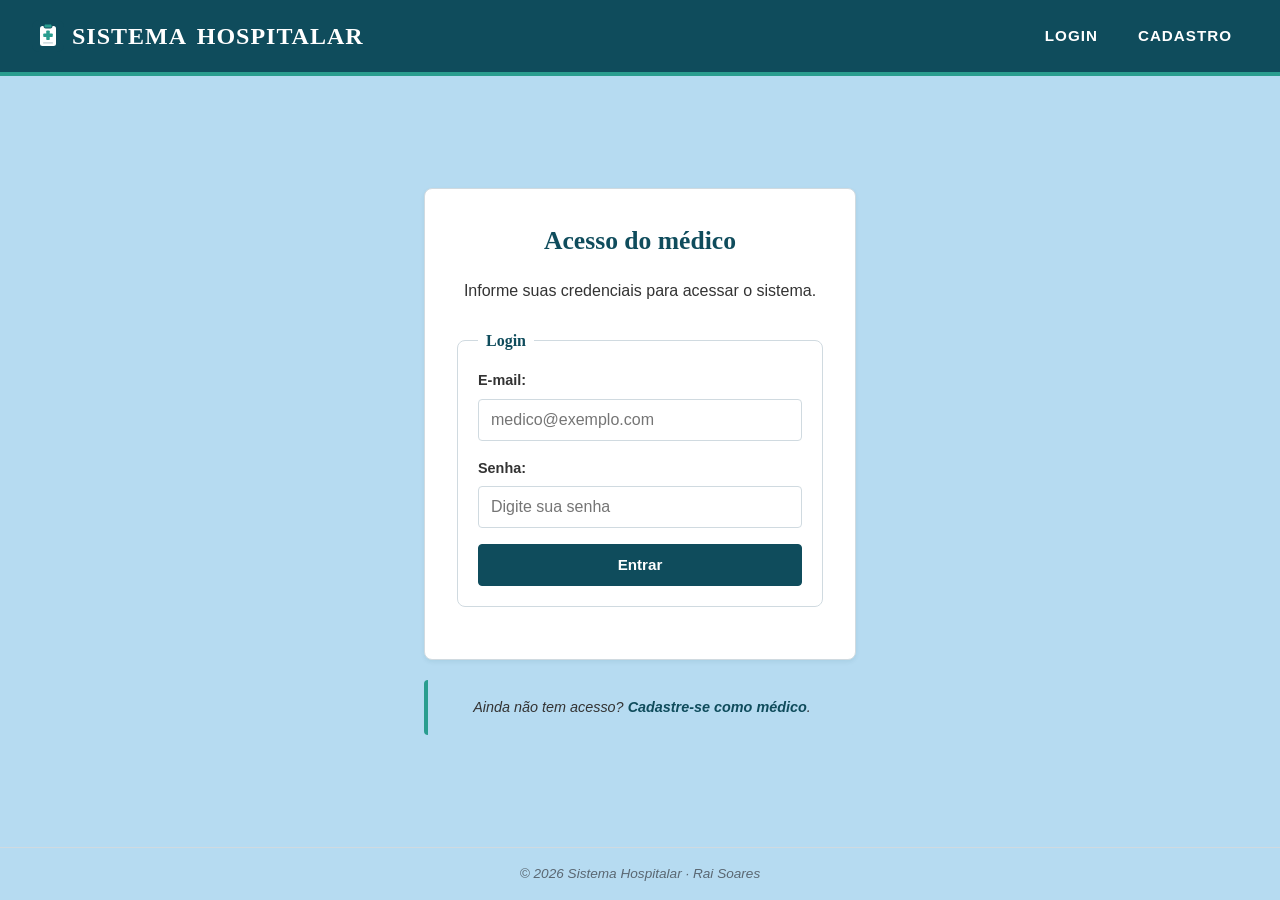
<file: index.html>
<!DOCTYPE html>
<html lang="pt-br">
<head>
    <meta charset="UTF-8">
    <meta name="author" content="Rai Soares">
    <meta name="description" content="Tela de acesso ao Sistema Hospitalar, destinada ao médico.">
    <meta name="viewport" content="width=device-width, initial-scale=1.0">
    <link rel="icon" type="image/svg+xml" href="images/icone.svg">
    <link rel="apple-touch-icon" href="images/icone-180.png">
    <title>Login | Sistema Hospitalar</title>
    <link rel="stylesheet" href="css/global.css">
    <link rel="stylesheet" href="css/login.css">
</head>
<body data-acesso="publico">
    <header>
        <h1><img src="./images/icone.svg" alt="" width="32" height="32"> Sistema Hospitalar</h1>
        <nav>
            <a href="index.html">Login</a>
            <a href="html/cadastro-medico.html">Cadastro</a>
        </nav>
    </header>

    <main>
        <section>
            <h2>Acesso do médico</h2>
            <p>Informe suas credenciais para acessar o sistema.</p>

            <form id="form-login" method="post">
                <fieldset>
                    <legend>Login</legend>

                    <div class="campo">
                        <label for="email">E-mail:</label>
                        <input type="email" id="email" name="email" placeholder="medico@exemplo.com" autocomplete="username" required>
                    </div>

                    <div class="campo">
                        <label for="senha">Senha:</label>
                        <input type="password" id="senha" name="senha" placeholder="Digite sua senha" autocomplete="current-password" required>
                    </div>

                    <div class="botoes">
                        <input type="submit" value="Entrar">
                    </div>
                </fieldset>
            </form>
        </section>

        <aside>
            <p>Ainda não tem acesso? <a href="html/cadastro-medico.html">Cadastre-se como médico</a>.</p>
        </aside>
    </main>

    <footer>
        <hr>
        <p>&copy; 2026 Sistema Hospitalar &middot; Rai Soares</p>
    </footer>

    <script src="js/storage.js"></script>
    <script src="js/global.js"></script>
    <script src="js/login.js"></script>
</body>
</html>
</file>
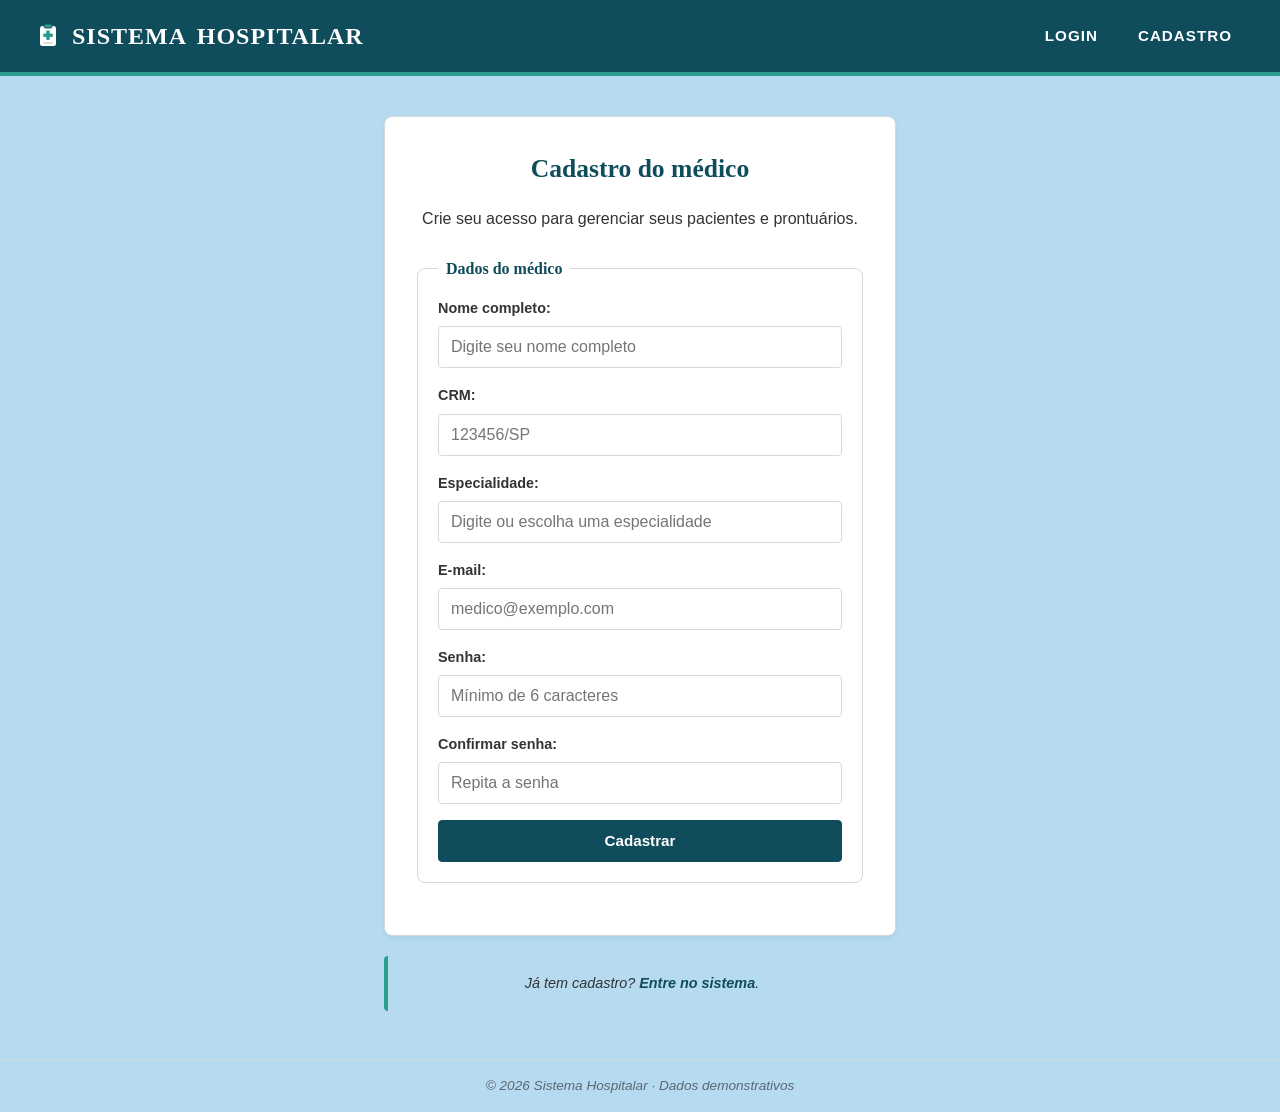
<file: html/cadastro-medico.html>
<!DOCTYPE html>
<html lang="pt-br">
<head>
    <meta charset="UTF-8">
    <meta name="author" content="Rai Soares">
    <meta name="description" content="Cadastro de um novo médico no Sistema Hospitalar.">
    <meta name="viewport" content="width=device-width, initial-scale=1.0">
    <link rel="icon" type="image/svg+xml" href="../images/icone.svg">
    <link rel="apple-touch-icon" href="../images/icone-180.png">
    <title>Cadastro do médico | Sistema Hospitalar</title>
    <link rel="stylesheet" href="../css/global.css">
    <link rel="stylesheet" href="../css/cadastro-medico.css">
</head>
<body data-acesso="publico">
    <header>
        <h1><img src="../images/icone.svg" alt="" width="32" height="32"> Sistema Hospitalar</h1>
        <nav>
            <a href="../index.html">Login</a>
            <a href="cadastro-medico.html">Cadastro</a>
        </nav>
    </header>

    <main>
        <section>
            <h2>Cadastro do médico</h2>
            <p>Crie seu acesso para gerenciar seus pacientes e prontuários.</p>

            <form id="form-cadastro" method="post">
                <fieldset>
                    <legend>Dados do médico</legend>

                    <div class="campo">
                        <label for="nome">Nome completo:</label>
                        <input type="text" id="nome" name="nome" placeholder="Digite seu nome completo" autocomplete="name" required>
                    </div>

                    <div class="campo">
                        <label for="crm">CRM:</label>
                        <input type="text" id="crm" name="crm" placeholder="123456/SP" maxlength="10" data-mascara="crm" required>
                    </div>

                    <div class="campo">
                        <label for="especialidade">Especialidade:</label>
                        <input list="especialidades" id="especialidade" name="especialidade" placeholder="Digite ou escolha uma especialidade" required>
                        <datalist id="especialidades">
                            <option value="Clínica geral">
                            <option value="Cardiologia">
                            <option value="Dermatologia">
                            <option value="Endocrinologia">
                            <option value="Ginecologia">
                            <option value="Neurologia">
                            <option value="Ortopedia">
                            <option value="Pediatria">
                            <option value="Psiquiatria">
                        </datalist>
                    </div>

                    <div class="campo">
                        <label for="email">E-mail:</label>
                        <input type="email" id="email" name="email" placeholder="medico@exemplo.com" autocomplete="username" required>
                    </div>

                    <div class="campo">
                        <label for="senha">Senha:</label>
                        <input type="password" id="senha" name="senha" placeholder="Mínimo de 6 caracteres" autocomplete="new-password" minlength="6" required>
                    </div>

                    <div class="campo">
                        <label for="confirmacao">Confirmar senha:</label>
                        <input type="password" id="confirmacao" name="confirmacao" placeholder="Repita a senha" autocomplete="new-password" minlength="6" required>
                    </div>

                    <div class="botoes">
                        <input type="submit" value="Cadastrar">
                    </div>
                </fieldset>
            </form>
        </section>

        <aside>
            <p>Já tem cadastro? <a href="../index.html">Entre no sistema</a>.</p>
        </aside>
    </main>

    <footer>
        <hr>
        <p>&copy; 2026 Sistema Hospitalar &middot; Dados demonstrativos</p>
    </footer>

    <script src="../js/storage.js"></script>
    <script src="../js/global.js"></script>
    <script src="../js/cadastro-medico.js"></script>
</body>
</html>
</file>
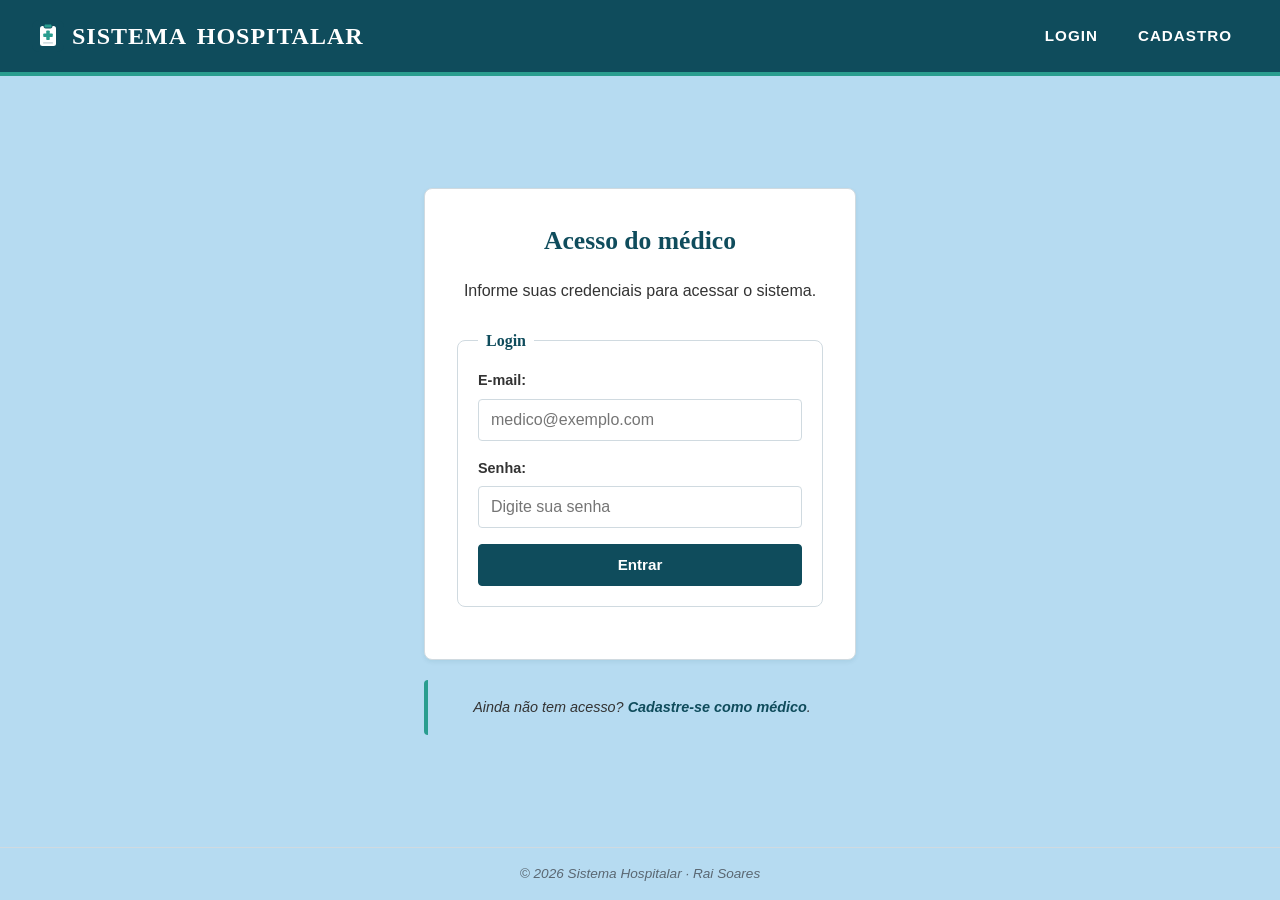
<file: html/consulta-form.html>
<!DOCTYPE html>
<html lang="pt-br">
<head>
    <meta charset="UTF-8">
    <meta name="author" content="Rai Soares">
    <meta name="description" content="Formulário para adicionar ou editar uma consulta no prontuário do paciente.">
    <meta name="viewport" content="width=device-width, initial-scale=1.0">
    <link rel="icon" type="image/svg+xml" href="../images/icone.svg">
    <link rel="apple-touch-icon" href="../images/icone-180.png">
    <title>Formulário de consulta | Sistema Hospitalar</title>
    <link rel="stylesheet" href="../css/global.css">
    <link rel="stylesheet" href="../css/consulta-form.css">
</head>
<body data-acesso="restrito">
    <header>
        <h1><img src="../images/icone.svg" alt="" width="32" height="32"> Sistema Hospitalar</h1>
        <nav>
            <a href="dashboard.html">Dashboard</a>
            <a href="pacientes.html">Pacientes</a>
            <a href="../index.html" data-sair>Sair</a>
        </nav>
    </header>

    <main>
        <h2 id="titulo-form">Adicionar consulta</h2>
        <p class="voltar"><a href="consultas.html" id="link-voltar">&larr; Voltar às consultas</a></p>

        <form id="form-consulta">
            <fieldset id="campos">
                <legend>Dados da consulta</legend>

                <div class="campo">
                    <label for="paciente">Paciente:</label>
                    <select id="paciente" name="paciente" required></select>
                </div>

                <div class="campo">
                    <label for="data">Data:</label>
                    <input type="date" id="data" name="data" required>
                </div>

                <div class="campo">
                    <label for="horario">Horário:</label>
                    <input type="time" id="horario" name="horario" required>
                </div>

                <div class="campo">
                    <label for="motivo">Motivo da consulta:</label>
                    <input type="text" id="motivo" name="motivo" placeholder="Ex.: retorno, dor, check-up" required>
                </div>

                <div class="campo">
                    <label for="diagnostico">Diagnóstico:</label>
                    <textarea id="diagnostico" name="diagnostico" rows="4" cols="40" placeholder="Descreva o diagnóstico"></textarea>
                </div>

                <div class="campo">
                    <label for="observacoes">Observações:</label>
                    <textarea id="observacoes" name="observacoes" rows="4" cols="40" placeholder="Condutas, prescrições e orientações"></textarea>
                </div>
            </fieldset>

            <div class="botoes">
                <input type="submit" value="Salvar consulta" id="botao-salvar">
                <input type="reset" value="Limpar">
                <a href="consultas.html" id="link-cancelar">Cancelar</a>
            </div>
        </form>
    </main>

    <footer>
        <hr>
        <p>&copy; 2026 Sistema Hospitalar &middot; Dados demonstrativos</p>
    </footer>

    <script src="../js/storage.js"></script>
    <script src="../js/global.js"></script>
    <script src="../js/consulta-form.js"></script>
</body>
</html>
</file>
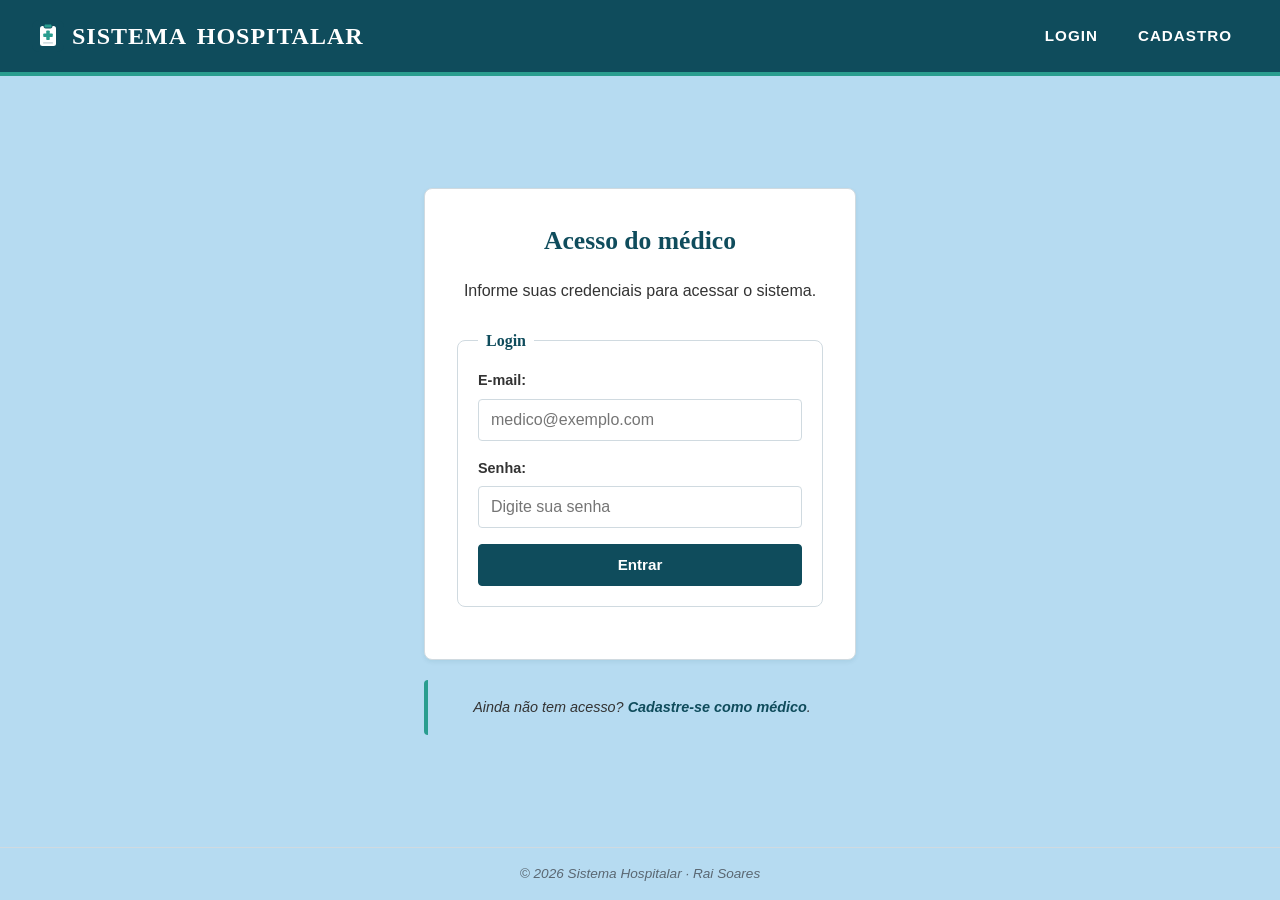
<file: html/consultas.html>
<!DOCTYPE html>
<html lang="pt-br">
<head>
    <meta charset="UTF-8">
    <meta name="author" content="Rai Soares">
    <meta name="description" content="Lista de consultas registradas no prontuário do paciente.">
    <meta name="viewport" content="width=device-width, initial-scale=1.0">
    <link rel="icon" type="image/svg+xml" href="../images/icone.svg">
    <link rel="apple-touch-icon" href="../images/icone-180.png">
    <title>Consultas | Sistema Hospitalar</title>
    <link rel="stylesheet" href="../css/global.css">
    <link rel="stylesheet" href="../css/consultas.css">
</head>
<body data-acesso="restrito">
    <header>
        <h1><img src="../images/icone.svg" alt="" width="32" height="32"> Sistema Hospitalar</h1>
        <nav>
            <a href="dashboard.html">Dashboard</a>
            <a href="pacientes.html">Pacientes</a>
            <a href="../index.html" data-sair>Sair</a>
        </nav>
    </header>

    <main>
        <h2>Consultas: <span id="nome-paciente"></span></h2>
        <p class="voltar"><a href="prontuario.html" id="link-voltar">&larr; Voltar ao prontuário</a></p>

        <section>
            <h3>Consultas registradas</h3>
            <p class="acao-principal"><a href="consulta-form.html" id="link-nova-consulta">+ Adicionar consulta</a></p>

            <table>
                <thead>
                    <tr>
                        <th>Data</th>
                        <th>Horário</th>
                        <th>Motivo</th>
                        <th>Diagnóstico</th>
                        <th>Ações</th>
                    </tr>
                </thead>
                <tbody id="lista-consultas"></tbody>
            </table>
        </section>
    </main>

    <footer>
        <hr>
        <p>&copy; 2026 Sistema Hospitalar &middot; Dados demonstrativos</p>
    </footer>

    <script src="../js/storage.js"></script>
    <script src="../js/global.js"></script>
    <script src="../js/consultas.js"></script>
</body>
</html>
</file>
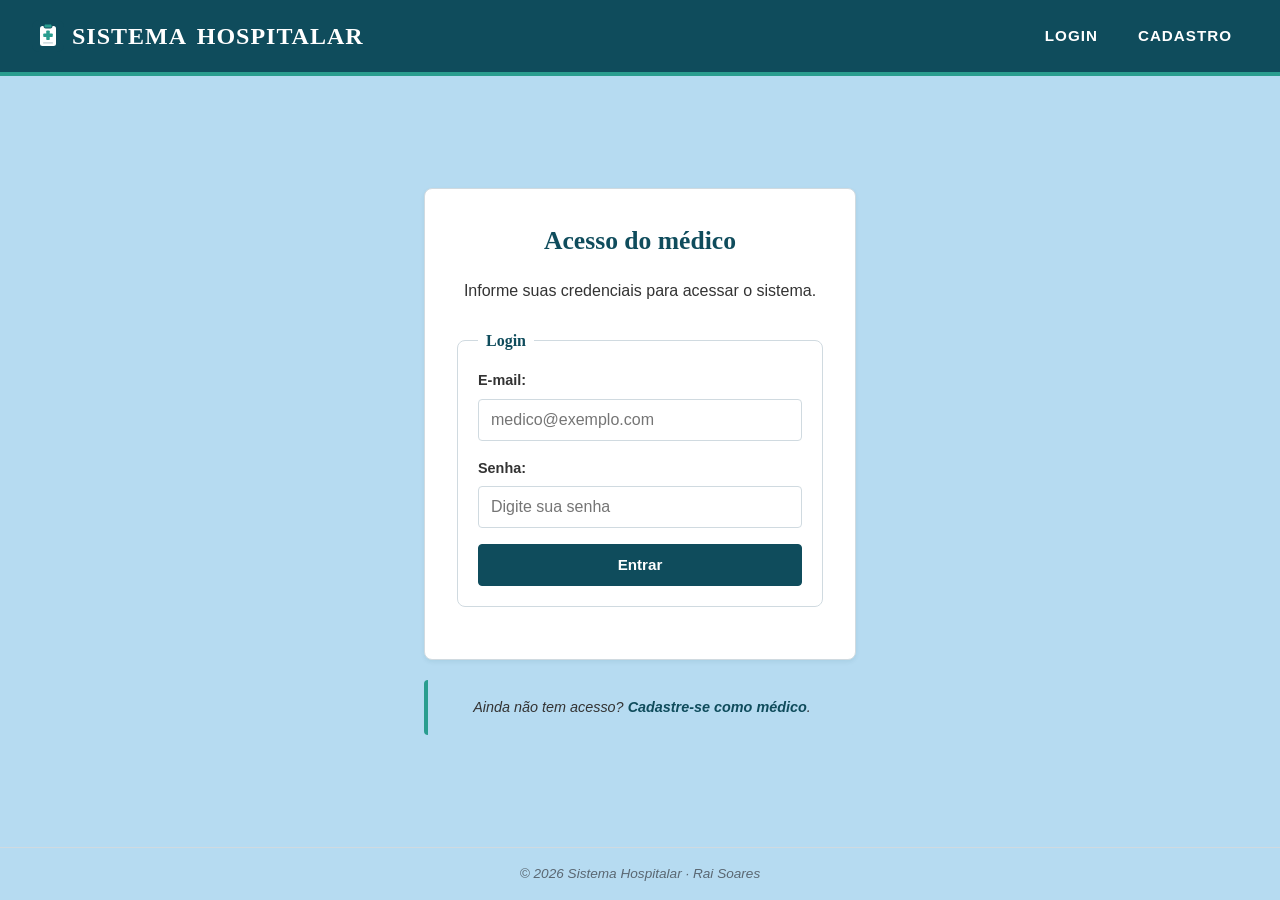
<file: html/dashboard.html>
<!DOCTYPE html>
<html lang="pt-br">
<head>
    <meta charset="UTF-8">
    <meta name="author" content="Rai Soares">
    <meta name="description" content="Visão geral do Sistema Hospitalar com resumo e atalhos para as principais funcionalidades.">
    <meta name="viewport" content="width=device-width, initial-scale=1.0">
    <link rel="icon" type="image/svg+xml" href="../images/icone.svg">
    <link rel="apple-touch-icon" href="../images/icone-180.png">
    <title>Dashboard | Sistema Hospitalar</title>
    <link rel="stylesheet" href="../css/global.css">
    <link rel="stylesheet" href="../css/dashboard.css">
</head>
<body data-acesso="restrito">
    <header>
        <h1><img src="../images/icone.svg" alt="" width="32" height="32"> Sistema Hospitalar</h1>
        <nav>
            <a href="dashboard.html">Dashboard</a>
            <a href="pacientes.html">Pacientes</a>
            <a href="../index.html" data-sair>Sair</a>
        </nav>
    </header>

    <main>
        <h2>Dashboard</h2>
        <p>Bem-vindo(a), <span id="nome-medico">doutor(a)</span>. Veja abaixo uma visão geral do sistema.</p>

        <section>
            <h3>Resumo</h3>
            <ul class="resumo">
                <li>Pacientes cadastrados <strong id="total-pacientes">0</strong></li>
                <li>Consultas registradas <strong id="total-consultas">0</strong></li>
                <li>Exames registrados <strong id="total-exames">0</strong></li>
            </ul>
        </section>

        <section>
            <h3>Últimas consultas</h3>
            <table>
                <thead>
                    <tr>
                        <th>Data</th>
                        <th>Paciente</th>
                        <th>Motivo</th>
                    </tr>
                </thead>
                <tbody id="ultimas-consultas"></tbody>
            </table>
        </section>

        <section>
            <h3>Exames recentes</h3>
            <table>
                <thead>
                    <tr>
                        <th>Data</th>
                        <th>Paciente</th>
                        <th>Exame</th>
                    </tr>
                </thead>
                <tbody id="ultimos-exames"></tbody>
            </table>
        </section>

        <aside>
            <h3>Atalhos</h3>
            <ul class="atalhos">
                <li><a href="pacientes.html">Ver lista de pacientes</a></li>
                <li><a href="paciente-novo.html">Cadastrar novo paciente</a></li>
                <li><a href="consulta-form.html">Registrar consulta</a></li>
                <li><a href="exame-form.html">Registrar exame</a></li>
            </ul>
        </aside>
    </main>

    <footer>
        <hr>
        <p>&copy; 2026 Sistema Hospitalar &middot; Dados demonstrativos</p>
    </footer>

    <script src="../js/storage.js"></script>
    <script src="../js/global.js"></script>
    <script src="../js/dashboard.js"></script>
</body>
</html>
</file>
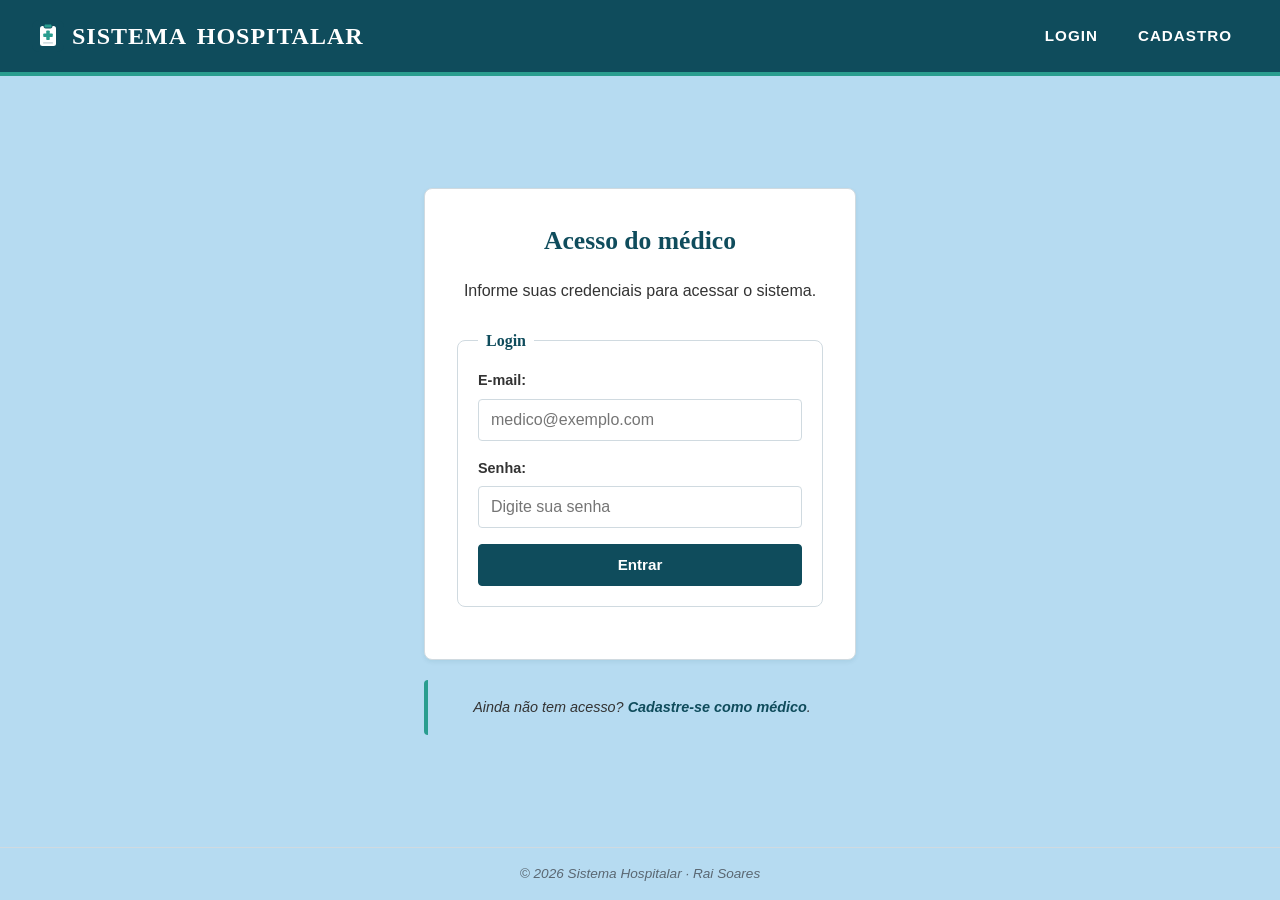
<file: html/exame-form.html>
<!DOCTYPE html>
<html lang="pt-br">
<head>
    <meta charset="UTF-8">
    <meta name="author" content="Rai Soares">
    <meta name="description" content="Formulário para adicionar ou editar um exame no prontuário do paciente.">
    <meta name="viewport" content="width=device-width, initial-scale=1.0">
    <link rel="icon" type="image/svg+xml" href="../images/icone.svg">
    <link rel="apple-touch-icon" href="../images/icone-180.png">
    <title>Formulário de exame | Sistema Hospitalar</title>
    <link rel="stylesheet" href="../css/global.css">
    <link rel="stylesheet" href="../css/exame-form.css">
</head>
<body data-acesso="restrito">
    <header>
        <h1><img src="../images/icone.svg" alt="" width="32" height="32"> Sistema Hospitalar</h1>
        <nav>
            <a href="dashboard.html">Dashboard</a>
            <a href="pacientes.html">Pacientes</a>
            <a href="../index.html" data-sair>Sair</a>
        </nav>
    </header>

    <main>
        <h2 id="titulo-form">Adicionar exame</h2>
        <p class="voltar"><a href="exames.html" id="link-voltar">&larr; Voltar aos exames</a></p>

        <form id="form-exame">
            <fieldset id="campos">
                <legend>Dados do exame</legend>

                <div class="campo">
                    <label for="paciente">Paciente:</label>
                    <select id="paciente" name="paciente" required></select>
                </div>

                <div class="campo">
                    <label for="tipo">Tipo de exame:</label>
                    <input list="tipos-exame" id="tipo" name="tipo" placeholder="Digite ou escolha um exame" required>
                    <datalist id="tipos-exame">
                        <option value="Hemograma completo">
                        <option value="Eletrocardiograma">
                        <option value="Glicemia em jejum">
                        <option value="Raio-X">
                        <option value="Ressonância magnética">
                        <option value="Ultrassonografia">
                    </datalist>
                </div>

                <div class="campo">
                    <label for="data">Data de realização:</label>
                    <input type="date" id="data" name="data" required>
                </div>

                <div class="campo">
                    <label for="resultado">Resultado:</label>
                    <textarea id="resultado" name="resultado" rows="4" cols="40" placeholder="Descreva o resultado do exame" required></textarea>
                </div>

                <div class="campo">
                    <label for="arquivo">Arquivo do laudo:</label>
                    <input type="file" id="arquivo" name="arquivo">
                    <small class="dica" id="arquivo-atual">O navegador não comporta arquivos no localStorage: apenas o nome do arquivo escolhido é registrado.</small>
                </div>

                <div class="campo">
                    <label for="observacoes">Observações:</label>
                    <textarea id="observacoes" name="observacoes" rows="4" cols="40" placeholder="Informações adicionais"></textarea>
                </div>
            </fieldset>

            <div class="botoes">
                <input type="submit" value="Salvar exame" id="botao-salvar">
                <input type="reset" value="Limpar">
                <a href="exames.html" id="link-cancelar">Cancelar</a>
            </div>
        </form>
    </main>

    <footer>
        <hr>
        <p>&copy; 2026 Sistema Hospitalar &middot; Dados demonstrativos</p>
    </footer>

    <script src="../js/storage.js"></script>
    <script src="../js/global.js"></script>
    <script src="../js/exame-form.js"></script>
</body>
</html>
</file>
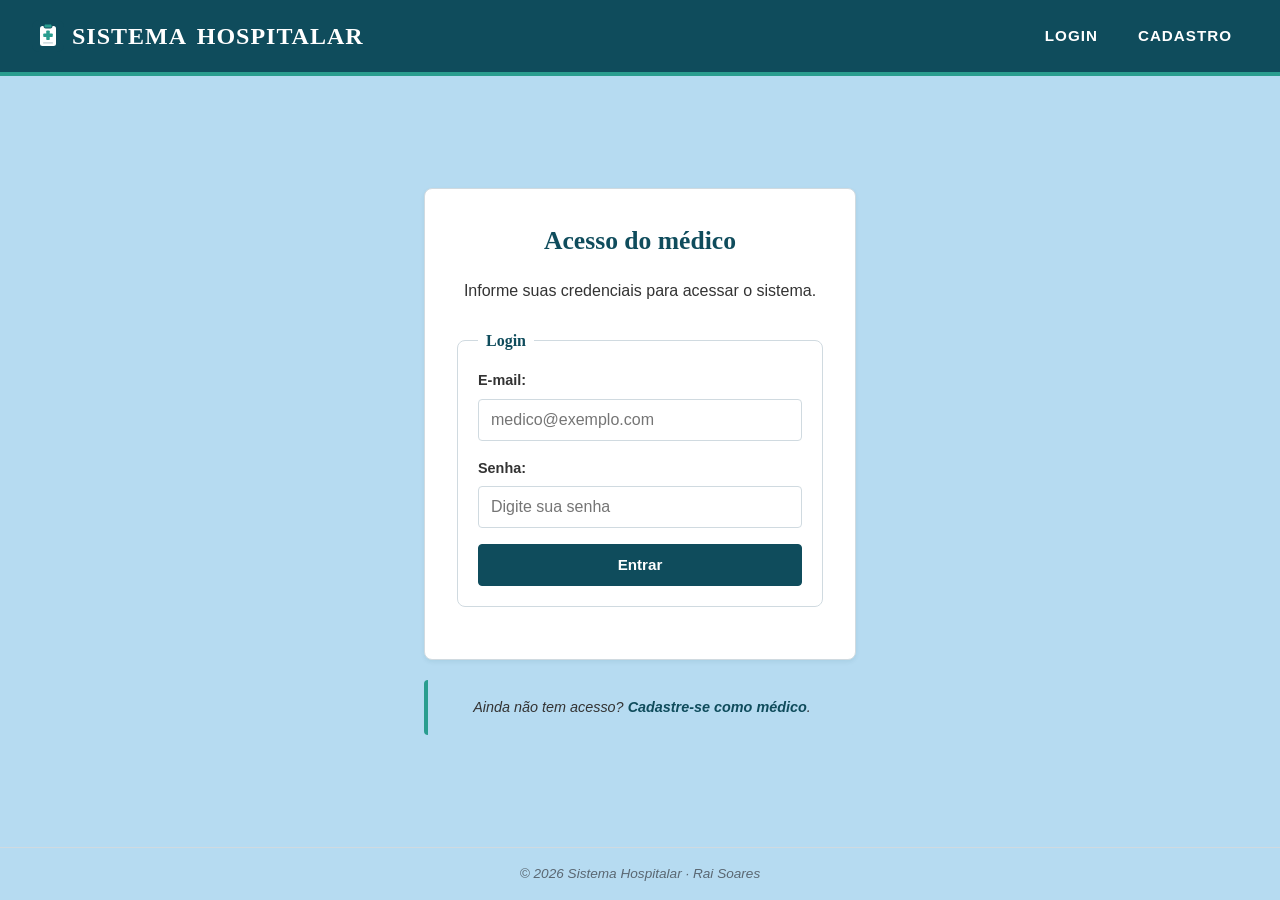
<file: html/exames.html>
<!DOCTYPE html>
<html lang="pt-br">
<head>
    <meta charset="UTF-8">
    <meta name="author" content="Rai Soares">
    <meta name="description" content="Lista de exames registrados no prontuário do paciente.">
    <meta name="viewport" content="width=device-width, initial-scale=1.0">
    <link rel="icon" type="image/svg+xml" href="../images/icone.svg">
    <link rel="apple-touch-icon" href="../images/icone-180.png">
    <title>Exames | Sistema Hospitalar</title>
    <link rel="stylesheet" href="../css/global.css">
    <link rel="stylesheet" href="../css/exames.css">
</head>
<body data-acesso="restrito">
    <header>
        <h1><img src="../images/icone.svg" alt="" width="32" height="32"> Sistema Hospitalar</h1>
        <nav>
            <a href="dashboard.html">Dashboard</a>
            <a href="pacientes.html">Pacientes</a>
            <a href="../index.html" data-sair>Sair</a>
        </nav>
    </header>

    <main>
        <h2>Exames: <span id="nome-paciente"></span></h2>
        <p class="voltar"><a href="prontuario.html" id="link-voltar">&larr; Voltar ao prontuário</a></p>

        <section>
            <h3>Exames registrados</h3>
            <p class="acao-principal"><a href="exame-form.html" id="link-novo-exame">+ Adicionar exame</a></p>

            <table>
                <thead>
                    <tr>
                        <th>Data</th>
                        <th>Tipo de exame</th>
                        <th>Resultado</th>
                        <th>Ações</th>
                    </tr>
                </thead>
                <tbody id="lista-exames"></tbody>
            </table>
        </section>
    </main>

    <footer>
        <hr>
        <p>&copy; 2026 Sistema Hospitalar &middot; Dados demonstrativos</p>
    </footer>

    <script src="../js/storage.js"></script>
    <script src="../js/global.js"></script>
    <script src="../js/exames.js"></script>
</body>
</html>
</file>
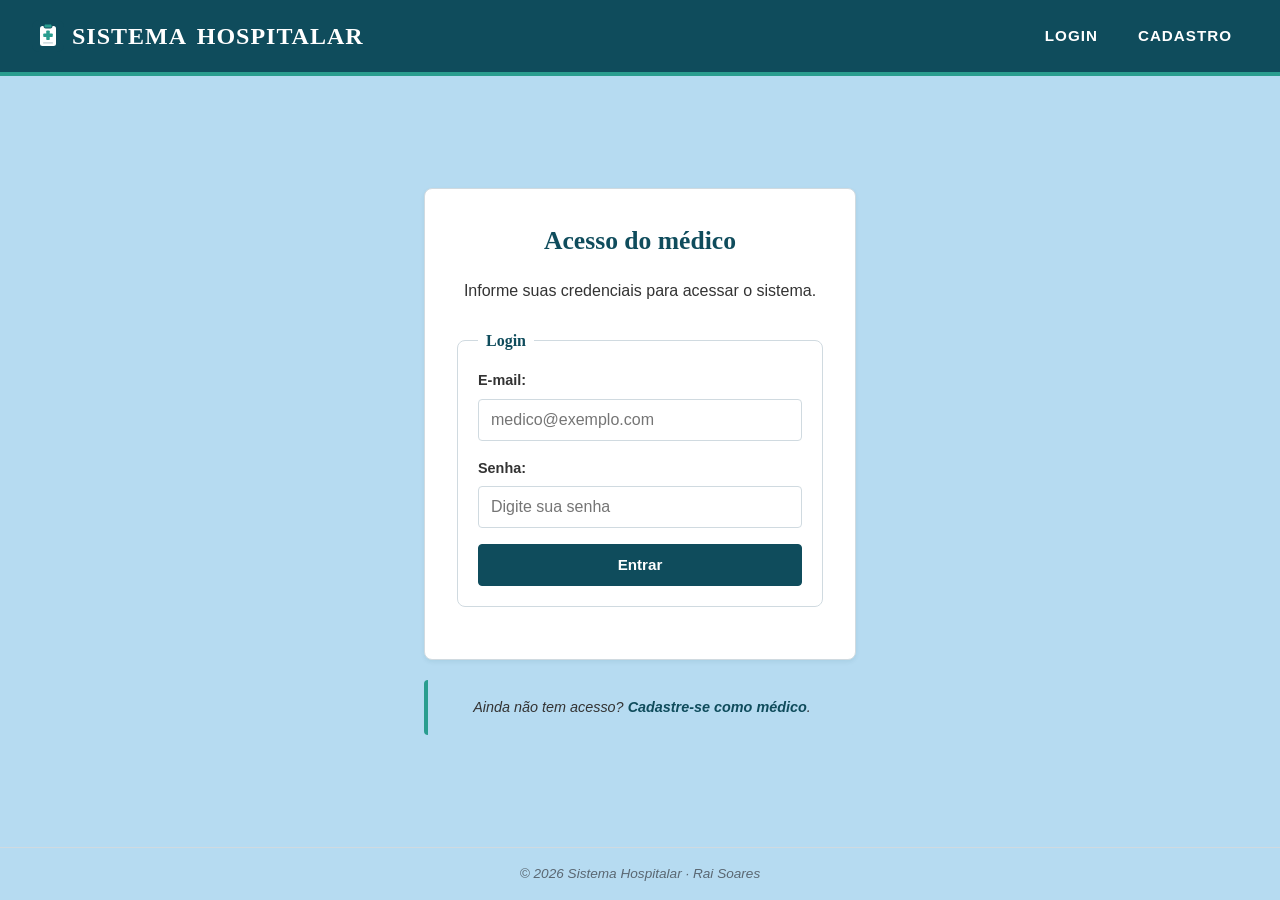
<file: html/paciente-editar.html>
<!DOCTYPE html>
<html lang="pt-br">
<head>
    <meta charset="UTF-8">
    <meta name="author" content="Rai Soares">
    <meta name="description" content="Formulário de edição dos dados de um paciente no Sistema Hospitalar.">
    <meta name="viewport" content="width=device-width, initial-scale=1.0">
    <link rel="icon" type="image/svg+xml" href="../images/icone.svg">
    <link rel="apple-touch-icon" href="../images/icone-180.png">
    <title>Editar paciente | Sistema Hospitalar</title>
    <link rel="stylesheet" href="../css/global.css">
    <link rel="stylesheet" href="../css/paciente-editar.css">
</head>
<body data-acesso="restrito">
    <header>
        <h1><img src="../images/icone.svg" alt="" width="32" height="32"> Sistema Hospitalar</h1>
        <nav>
            <a href="dashboard.html">Dashboard</a>
            <a href="pacientes.html">Pacientes</a>
            <a href="../index.html" data-sair>Sair</a>
        </nav>
    </header>

    <main>
        <h2>Editar paciente</h2>
        <p>Editando os dados de: <strong id="nome-paciente"></strong></p>

        <form id="form-paciente" data-modo="editar">
            <fieldset>
                <legend>Dados pessoais</legend>

                <div class="campo">
                    <label for="nome">Nome completo:</label>
                    <input type="text" id="nome" name="nome" required>
                </div>

                <div class="campo">
                    <label for="cpf">CPF:</label>
                    <input type="text" id="cpf" name="cpf" placeholder="000.000.000-00" data-mascara="cpf" maxlength="14" inputmode="numeric" required>
                </div>

                <div class="campo">
                    <label for="nascimento">Data de nascimento:</label>
                    <input type="date" id="nascimento" name="nascimento" required>
                </div>

                <div class="campo">
                    <span class="rotulo">Sexo:</span>
                    <div class="opcoes">
                        <label><input type="radio" name="sexo" value="feminino"> Feminino</label>
                        <label><input type="radio" name="sexo" value="masculino"> Masculino</label>
                        <label><input type="radio" name="sexo" value="outro"> Outro</label>
                    </div>
                </div>

                <div class="campo">
                    <label for="sangue">Tipo sanguíneo:</label>
                    <select id="sangue" name="sangue">
                        <option value="">Selecione</option>
                        <option value="A+">A+</option>
                        <option value="A-">A-</option>
                        <option value="B+">B+</option>
                        <option value="B-">B-</option>
                        <option value="AB+">AB+</option>
                        <option value="AB-">AB-</option>
                        <option value="O+">O+</option>
                        <option value="O-">O-</option>
                    </select>
                </div>
            </fieldset>

            <fieldset>
                <legend>Contato</legend>

                <div class="campo">
                    <label for="email">E-mail:</label>
                    <input type="email" id="email" name="email">
                </div>

                <div class="campo">
                    <label for="telefone">Telefone:</label>
                    <input type="text" id="telefone" name="telefone" placeholder="(00) 00000-0000" data-mascara="telefone" maxlength="15" inputmode="tel" required>
                </div>

                <div class="campo">
                    <label for="endereco">Endereço:</label>
                    <textarea id="endereco" name="endereco" rows="3" cols="40"></textarea>
                </div>
            </fieldset>

            <fieldset>
                <legend>Informações clínicas iniciais</legend>

                <div class="campo">
                    <label for="alergias">Alergias conhecidas:</label>
                    <textarea id="alergias" name="alergias" rows="3" cols="40"></textarea>
                </div>

                <div class="campo">
                    <label for="observacoes">Observações gerais:</label>
                    <textarea id="observacoes" name="observacoes" rows="3" cols="40"></textarea>
                </div>
            </fieldset>

            <div class="botoes">
                <input type="submit" value="Salvar alterações">
                <a href="pacientes.html" id="link-cancelar">Cancelar</a>
            </div>
        </form>
    </main>

    <footer>
        <hr>
        <p>&copy; 2026 Sistema Hospitalar &middot; Dados demonstrativos</p>
    </footer>

    <script src="../js/storage.js"></script>
    <script src="../js/global.js"></script>
    <script src="../js/paciente-form.js"></script>
</body>
</html>
</file>
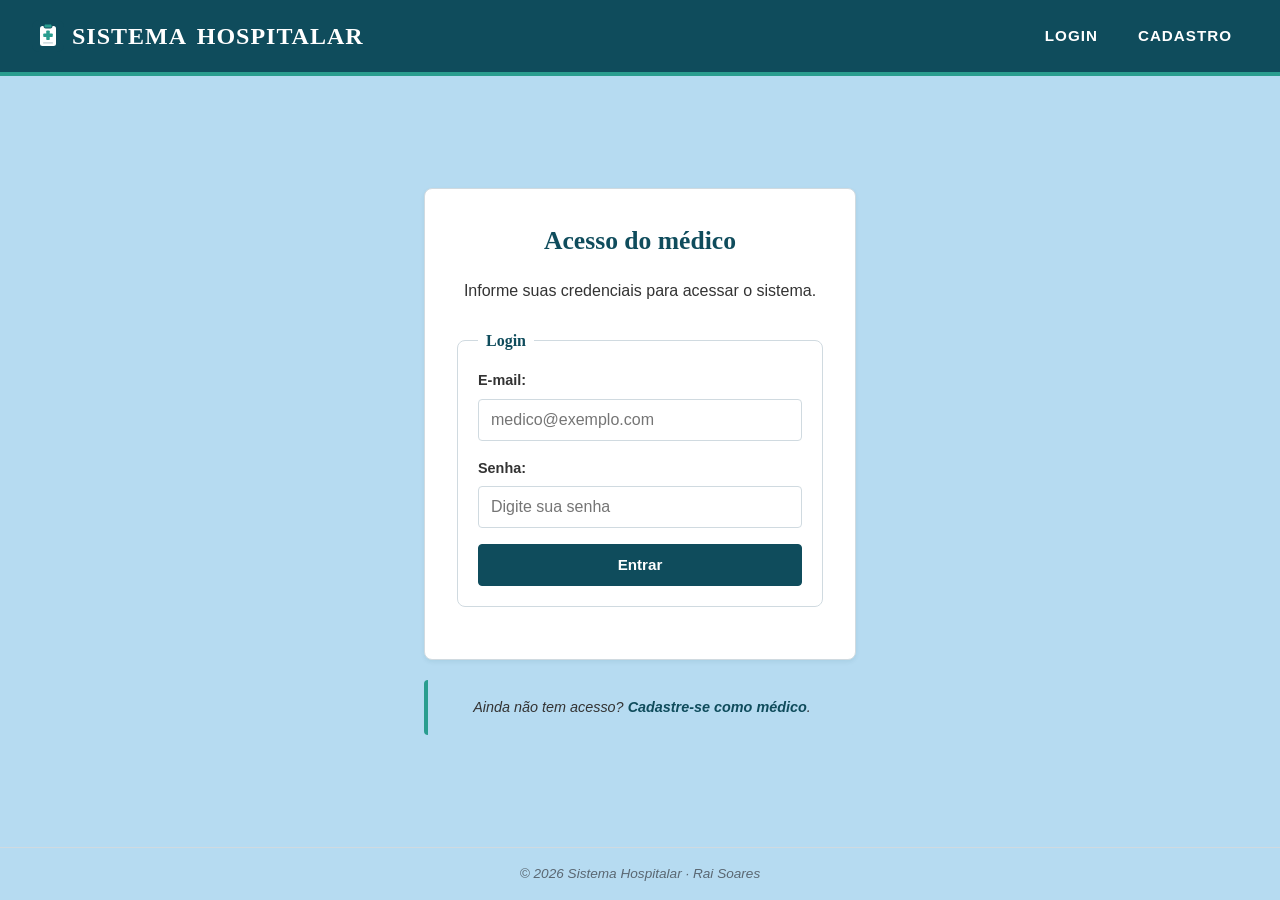
<file: html/paciente-novo.html>
<!DOCTYPE html>
<html lang="pt-br">
<head>
    <meta charset="UTF-8">
    <meta name="author" content="Rai Soares">
    <meta name="description" content="Formulário de cadastro de novo paciente no Sistema Hospitalar.">
    <meta name="viewport" content="width=device-width, initial-scale=1.0">
    <link rel="icon" type="image/svg+xml" href="../images/icone.svg">
    <link rel="apple-touch-icon" href="../images/icone-180.png">
    <title>Novo paciente | Sistema Hospitalar</title>
    <link rel="stylesheet" href="../css/global.css">
    <link rel="stylesheet" href="../css/paciente-novo.css">
</head>
<body data-acesso="restrito">
    <header>
        <h1><img src="../images/icone.svg" alt="" width="32" height="32"> Sistema Hospitalar</h1>
        <nav>
            <a href="dashboard.html">Dashboard</a>
            <a href="pacientes.html">Pacientes</a>
            <a href="../index.html" data-sair>Sair</a>
        </nav>
    </header>

    <main>
        <h2>Cadastrar novo paciente</h2>

        <form id="form-paciente" data-modo="novo">
            <fieldset>
                <legend>Dados pessoais</legend>

                <div class="campo">
                    <label for="nome">Nome completo:</label>
                    <input type="text" id="nome" name="nome" placeholder="Digite o nome completo" required>
                </div>

                <div class="campo">
                    <label for="cpf">CPF:</label>
                    <input type="text" id="cpf" name="cpf" placeholder="000.000.000-00" data-mascara="cpf" maxlength="14" inputmode="numeric" required>
                </div>

                <div class="campo">
                    <label for="nascimento">Data de nascimento:</label>
                    <input type="date" id="nascimento" name="nascimento" required>
                </div>

                <div class="campo">
                    <span class="rotulo">Sexo:</span>
                    <div class="opcoes">
                        <label><input type="radio" name="sexo" value="feminino"> Feminino</label>
                        <label><input type="radio" name="sexo" value="masculino"> Masculino</label>
                        <label><input type="radio" name="sexo" value="outro"> Outro</label>
                    </div>
                </div>

                <div class="campo">
                    <label for="sangue">Tipo sanguíneo:</label>
                    <select id="sangue" name="sangue">
                        <option value="">Selecione</option>
                        <option value="A+">A+</option>
                        <option value="A-">A-</option>
                        <option value="B+">B+</option>
                        <option value="B-">B-</option>
                        <option value="AB+">AB+</option>
                        <option value="AB-">AB-</option>
                        <option value="O+">O+</option>
                        <option value="O-">O-</option>
                    </select>
                </div>
            </fieldset>

            <fieldset>
                <legend>Contato</legend>

                <div class="campo">
                    <label for="email">E-mail:</label>
                    <input type="email" id="email" name="email" placeholder="paciente@exemplo.com">
                </div>

                <div class="campo">
                    <label for="telefone">Telefone:</label>
                    <input type="text" id="telefone" name="telefone" placeholder="(00) 00000-0000" data-mascara="telefone" maxlength="15" inputmode="tel" required>
                </div>

                <div class="campo">
                    <label for="endereco">Endereço:</label>
                    <textarea id="endereco" name="endereco" rows="3" cols="40" placeholder="Rua, número, bairro, cidade"></textarea>
                </div>
            </fieldset>

            <fieldset>
                <legend>Informações clínicas iniciais</legend>

                <div class="campo">
                    <label for="alergias">Alergias conhecidas:</label>
                    <textarea id="alergias" name="alergias" rows="3" cols="40" placeholder="Descreva, se houver"></textarea>
                </div>

                <div class="campo">
                    <label for="observacoes">Observações gerais:</label>
                    <textarea id="observacoes" name="observacoes" rows="3" cols="40" placeholder="Condições crônicas, acompanhamento, etc."></textarea>
                </div>
            </fieldset>

            <div class="botoes">
                <input type="submit" value="Salvar paciente">
                <input type="reset" value="Limpar">
                <a href="pacientes.html">Cancelar</a>
            </div>
        </form>
    </main>

    <footer>
        <hr>
        <p>&copy; 2026 Sistema Hospitalar &middot; Dados demonstrativos</p>
    </footer>

    <script src="../js/storage.js"></script>
    <script src="../js/global.js"></script>
    <script src="../js/paciente-form.js"></script>
</body>
</html>
</file>
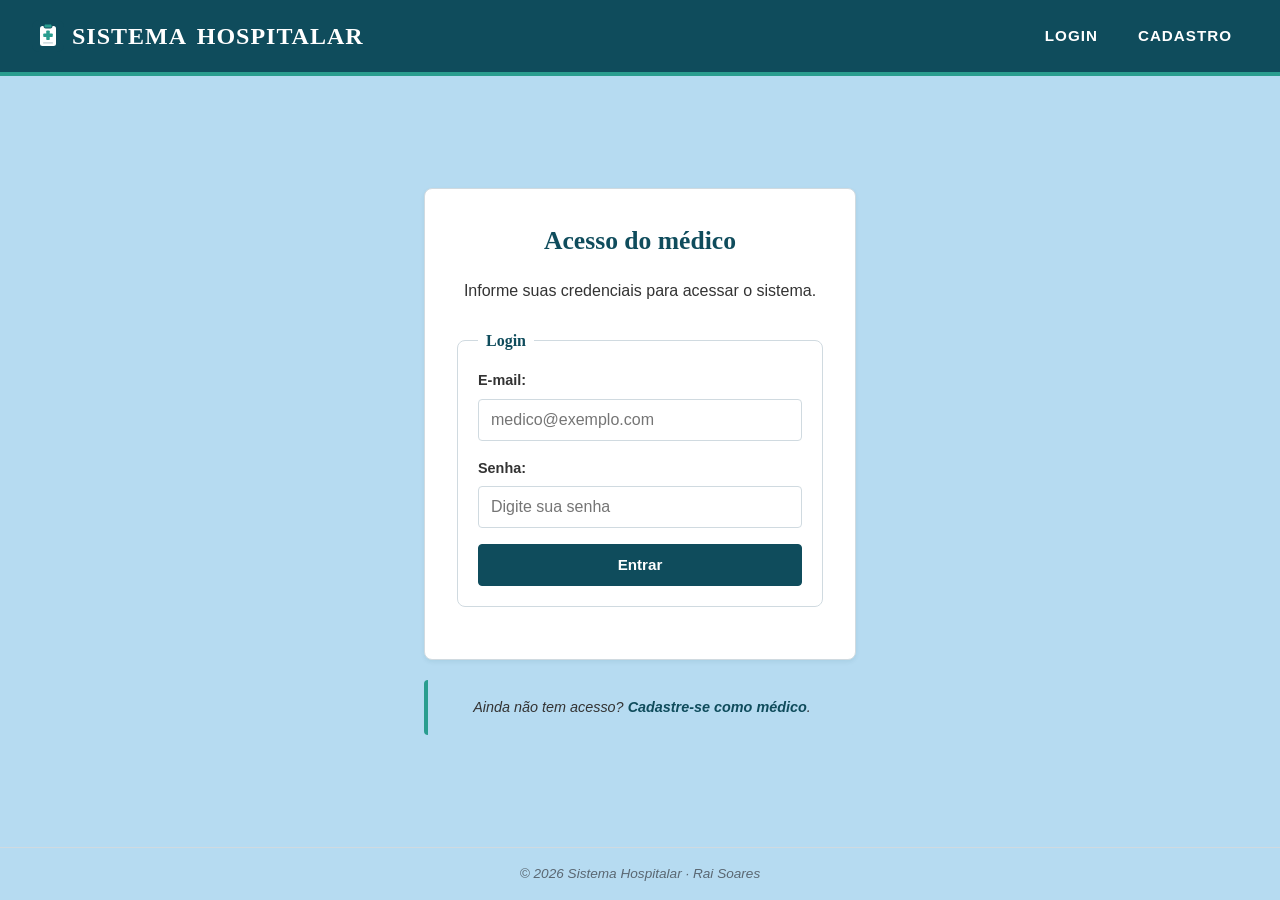
<file: html/pacientes.html>
<!DOCTYPE html>
<html lang="pt-br">
<head>
    <meta charset="UTF-8">
    <meta name="author" content="Rai Soares">
    <meta name="description" content="Lista de pacientes cadastrados no Sistema Hospitalar.">
    <meta name="viewport" content="width=device-width, initial-scale=1.0">
    <link rel="icon" type="image/svg+xml" href="../images/icone.svg">
    <link rel="apple-touch-icon" href="../images/icone-180.png">
    <title>Pacientes | Sistema Hospitalar</title>
    <link rel="stylesheet" href="../css/global.css">
    <link rel="stylesheet" href="../css/pacientes.css">
</head>
<body data-acesso="restrito">
    <header>
        <h1><img src="../images/icone.svg" alt="" width="32" height="32"> Sistema Hospitalar</h1>
        <nav>
            <a href="dashboard.html">Dashboard</a>
            <a href="pacientes.html">Pacientes</a>
            <a href="../index.html" data-sair>Sair</a>
        </nav>
    </header>

    <main>
        <h2>Pacientes</h2>

        <section>
            <h3>Buscar paciente</h3>
            <form id="form-busca" action="pacientes.html" method="get">
                <div class="campo">
                    <label for="busca">Nome ou CPF:</label>
                    <input type="text" id="busca" name="busca" placeholder="Digite para buscar" autocomplete="off">
                </div>
                <div class="botoes">
                    <input type="submit" value="Buscar">
                </div>
            </form>
        </section>

        <section>
            <h3>Pacientes cadastrados</h3>
            <p class="acao-principal"><a href="paciente-novo.html">+ Cadastrar novo paciente</a></p>

            <table>
                <thead>
                    <tr>
                        <th>Nome</th>
                        <th>CPF</th>
                        <th>Nascimento</th>
                        <th>Telefone</th>
                        <th>Ações</th>
                    </tr>
                </thead>
                <tbody id="lista-pacientes"></tbody>
            </table>
        </section>
    </main>

    <footer>
        <hr>
        <p>&copy; 2026 Sistema Hospitalar &middot; Dados demonstrativos</p>
    </footer>

    <script src="../js/storage.js"></script>
    <script src="../js/global.js"></script>
    <script src="../js/pacientes.js"></script>
</body>
</html>
</file>
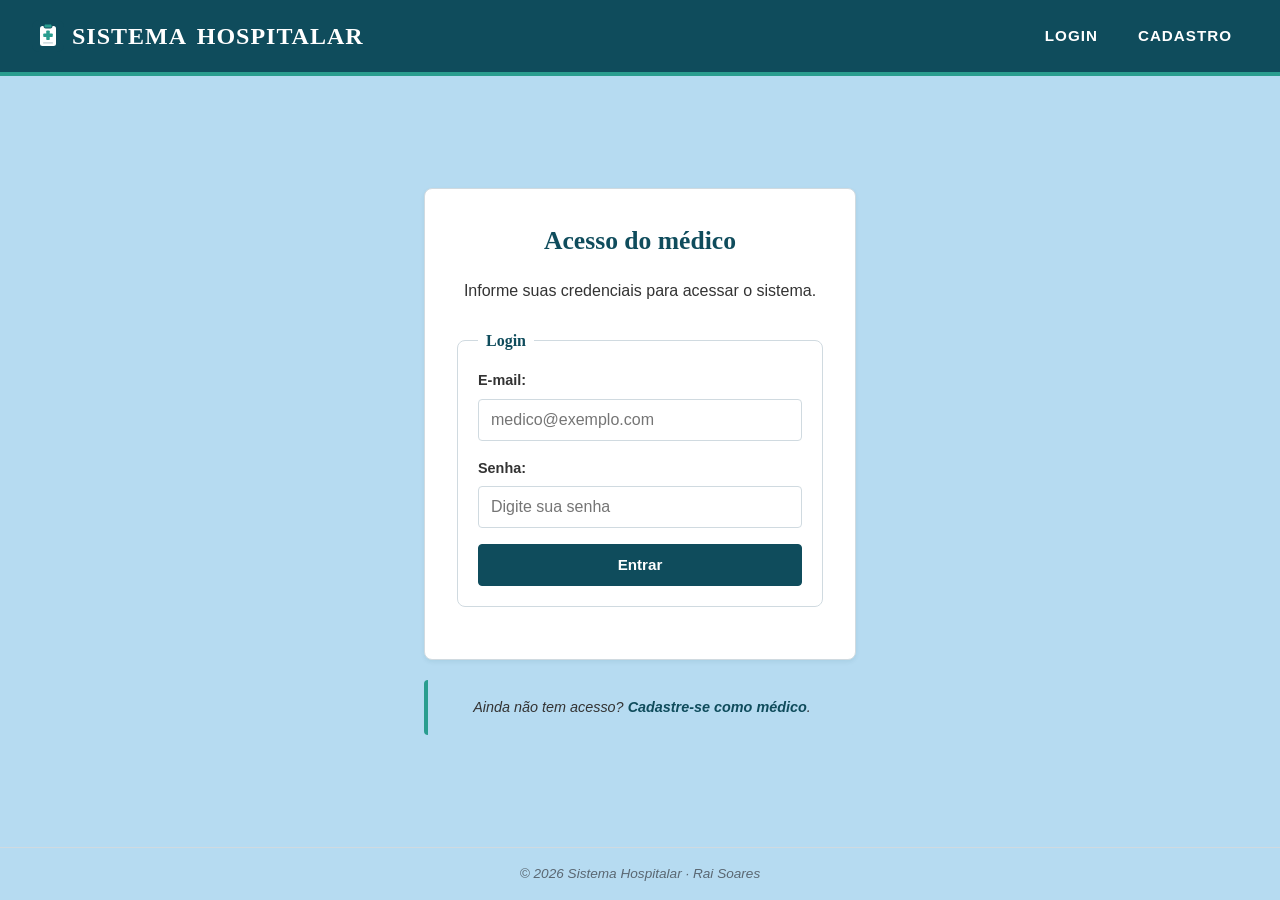
<file: html/prontuario.html>
<!DOCTYPE html>
<html lang="pt-br">
<head>
    <meta charset="UTF-8">
    <meta name="author" content="Rai Soares">
    <meta name="description" content="Prontuário médico individual do paciente, com dados cadastrais e histórico clínico.">
    <meta name="viewport" content="width=device-width, initial-scale=1.0">
    <link rel="icon" type="image/svg+xml" href="../images/icone.svg">
    <link rel="apple-touch-icon" href="../images/icone-180.png">
    <title>Prontuário | Sistema Hospitalar</title>
    <link rel="stylesheet" href="../css/global.css">
    <link rel="stylesheet" href="../css/prontuario.css">
</head>
<body data-acesso="restrito">
    <header>
        <h1><img src="../images/icone.svg" alt="" width="32" height="32"> Sistema Hospitalar</h1>
        <nav>
            <a href="dashboard.html">Dashboard</a>
            <a href="pacientes.html">Pacientes</a>
            <a href="../index.html" data-sair>Sair</a>
        </nav>
    </header>

    <main>
        <h2>Prontuário: <span id="nome-paciente"></span></h2>

        <section>
            <h3>Dados cadastrais</h3>
            <table>
                <tbody id="dados-paciente"></tbody>
            </table>
            <p><a href="paciente-editar.html" id="link-editar-paciente">Editar dados do paciente</a></p>
        </section>

        <section>
            <h3>Histórico clínico</h3>
            <ol id="historico"></ol>
        </section>

        <section>
            <h3>Consultas</h3>
            <table>
                <thead>
                    <tr>
                        <th>Data</th>
                        <th>Motivo</th>
                    </tr>
                </thead>
                <tbody id="lista-consultas"></tbody>
            </table>
            <p class="links-acao">
                <a href="consultas.html" id="link-consultas">Gerenciar consultas</a>
                <a href="consulta-form.html" id="link-nova-consulta">Adicionar consulta</a>
            </p>
        </section>

        <section>
            <h3>Exames</h3>
            <table>
                <thead>
                    <tr>
                        <th>Data</th>
                        <th>Exame</th>
                    </tr>
                </thead>
                <tbody id="lista-exames"></tbody>
            </table>
            <p class="links-acao">
                <a href="exames.html" id="link-exames">Gerenciar exames</a>
                <a href="exame-form.html" id="link-novo-exame">Adicionar exame</a>
            </p>
        </section>

        <aside>
            <details>
                <summary>Observações gerais</summary>
                <p id="observacoes-gerais"></p>
            </details>
        </aside>
    </main>

    <footer>
        <hr>
        <p>&copy; 2026 Sistema Hospitalar &middot; Dados demonstrativos</p>
    </footer>

    <script src="../js/storage.js"></script>
    <script src="../js/global.js"></script>
    <script src="../js/prontuario.js"></script>
</body>
</html>
</file>
<file: css/global.css>
:root {
    --cor-primaria: #0f4c5c;
    --cor-primaria-escura: #0b3a47;
    --cor-secundaria: #2a9d8f;
    --cor-texto: #333333;
    --cor-fundo: #a3d0f0;
    --cor-destaque: #b6dbf1;
    --cor-borda: #d0dae0;
    --cor-perigo: #c0392b;
    --cor-perigo-escura: #96281b;
    --fonte-principal: Arial, sans-serif;
    --fonte-titulo: Georgia, "Times New Roman", serif;
}

* {
    box-sizing: border-box;
    margin: 0;
    padding: 0;
}

body {
    display: flex;
    flex-direction: column;
    min-height: 100vh;
    font-family: var(--fonte-principal);
    font-size: 1rem;
    line-height: 1.6;
    color: var(--cor-texto);
    background-color: var(--cor-fundo);
}

a {
    color: var(--cor-primaria);
    font-weight: 700;
    text-decoration: none;
}

a:hover {
    text-decoration: underline;
}

header {
    display: flex;
    flex-wrap: wrap;
    justify-content: space-between;
    align-items: center;
    gap: 12px;
    padding: 16px 32px;
    background: var(--cor-primaria);
    color: #ffffff;
    border-bottom: 4px solid var(--cor-secundaria);
}

header h1 {
    display: flex;
    align-items: center;
    gap: 8px;
    font-family: var(--fonte-titulo);
    font-size: 1.5rem;
    font-weight: 700;
    letter-spacing: 1px;
    word-spacing: 4px;
    text-transform: uppercase;
}

nav {
    display: flex;
    flex-wrap: wrap;
    align-items: center;
}

nav a {
    margin-right: 8px;
    padding: 8px 16px;
    border-radius: 4px;
    color: #ffffff;
    font-size: 0.95rem;
    font-weight: 700;
    text-decoration: none;
    text-transform: uppercase;
    letter-spacing: 1px;
    transition: background-color 0.2s;
}

nav a:last-child {
    margin-right: 0;
}

nav a:hover {
    background-color: var(--cor-primaria-escura);
    text-decoration: none;
}

main {
    flex: 1;
    width: 100%;
    max-width: 1100px;
    margin: 0 auto;
    padding-top: 32px;
    padding-bottom: 48px;
    padding-left: 24px;
    padding-right: 24px;
}

h2 {
    margin-bottom: 20px;
    padding-bottom: 8px;
    border-bottom: 2px solid var(--cor-secundaria);
    font-family: var(--fonte-titulo);
    font-size: 1.8rem;
    color: var(--cor-primaria);
}

h3 {
    margin-bottom: 12px;
    font-family: var(--fonte-titulo);
    font-size: 1.2rem;
    color: var(--cor-primaria);
}

main > p {
    margin-bottom: 16px;
}

section {
    margin-bottom: 24px;
    padding: 20px;
    background-color: #ffffff;
    border: 1px solid var(--cor-borda);
    border-radius: 8px;
    box-shadow: 0 2px 4px rgba(15, 76, 92, 0.08);
    overflow-x: auto;
}

aside {
    padding: 16px 20px;
    background-color: var(--cor-destaque);
    border-left: 4px solid var(--cor-secundaria);
    border-radius: 4px;
}

ul,
ol {
    padding-left: 20px;
}

li {
    margin-bottom: 4px;
}

details summary {
    font-weight: 700;
    color: var(--cor-primaria);
    cursor: pointer;
}

details p {
    margin-top: 8px;
    text-indent: 20px;
}

.voltar {
    margin-bottom: 20px;
}

.acao-principal {
    margin-bottom: 16px;
}

.acao-principal a {
    display: inline-block;
    padding: 10px 18px;
    background-color: var(--cor-primaria);
    border-radius: 4px;
    color: #ffffff;
    transition: background-color 0.2s;
}

.acao-principal a:hover {
    background-color: var(--cor-primaria-escura);
    text-decoration: none;
}

.links-acao {
    display: flex;
    flex-wrap: wrap;
    gap: 16px;
    margin-top: 12px;
}

.acoes {
    display: flex;
    flex-wrap: wrap;
    align-items: center;
    gap: 12px;
}

table {
    width: 100%;
    min-width: 520px;
    border-collapse: collapse;
    border: 1px solid var(--cor-borda);
}

th {
    padding: 10px 12px;
    background-color: var(--cor-primaria);
    color: #ffffff;
    font-size: 0.85rem;
    font-weight: 700;
    letter-spacing: 1px;
    text-align: left;
    text-transform: uppercase;
}

td {
    padding: 10px 12px;
    border-bottom: 1px solid var(--cor-borda);
}

tbody tr:nth-child(even) {
    background-color: #f8fafb;
}

tbody tr:hover {
    background-color: var(--cor-destaque);
}

fieldset {
    margin-bottom: 20px;
    padding: 16px 20px 20px 20px;
    background-color: #ffffff;
    border: 1px solid var(--cor-borda);
    border-radius: 8px;
    min-width: 0;
}

legend {
    display: table;
    max-width: 100%;
    padding: 0 8px;
    border-radius: 3px 3px 0 0;
    background-color: #ffffff;
    font-family: var(--fonte-titulo);
    font-weight: 700;
    color: var(--cor-primaria);
}

.campo {
    display: flex;
    flex-direction: column;
    gap: 6px;
    margin-bottom: 16px;
}

label,
.rotulo {
    font-size: 0.9rem;
    font-weight: 700;
}

input,
select,
textarea {
    width: 100%;
    height: 42px;
    padding: 10px 12px;
    background-color: #ffffff;
    border: 1px solid var(--cor-borda);
    border-radius: 4px;
    color: var(--cor-texto);
    font-family: inherit;
    font-size: 1rem;
}

textarea {
    height: auto;
    min-height: 100px;
    line-height: 1.5;
    resize: vertical;
}

input:focus,
select:focus,
textarea:focus {
    border-color: var(--cor-secundaria);
    outline: 2px solid var(--cor-secundaria);
}

input[type="radio"] {
    width: auto;
    height: auto;
}

input[type="file"] {
    height: auto;
    padding: 8px;
}

.opcoes {
    display: flex;
    flex-wrap: wrap;
    gap: 16px;
}

.opcoes label {
    display: flex;
    align-items: center;
    gap: 6px;
    font-weight: 400;
}

.botoes {
    display: flex;
    flex-wrap: wrap;
    align-items: center;
    gap: 12px;
    margin-top: 8px;
}

.botoes a {
    display: flex;
    align-items: center;
    height: 42px;
    padding: 0 16px;
    border: 1px solid var(--cor-borda);
    border-radius: 4px;
    background-color: #ffffff;
}

.botoes a:hover {
    text-decoration: none;
    background-color: var(--cor-destaque);
}

button,
input[type="submit"],
input[type="reset"] {
    width: auto;
    height: 42px;
    padding: 0 20px;
    border-radius: 4px;
    font-family: inherit;
    font-size: 0.95rem;
    font-weight: 700;
    cursor: pointer;
    transition: background-color 0.2s;
}

input[type="submit"] {
    background-color: var(--cor-primaria);
    border: 1px solid var(--cor-primaria);
    color: #ffffff;
}

input[type="submit"]:hover {
    background-color: var(--cor-primaria-escura);
}

input[type="reset"] {
    background-color: #ffffff;
    border: 1px solid var(--cor-primaria);
    color: var(--cor-primaria);
}

input[type="reset"]:hover {
    background-color: var(--cor-destaque);
}

button {
    height: 34px;
    padding: 0 14px;
    background-color: var(--cor-perigo);
    border: 1px solid var(--cor-perigo);
    color: #ffffff;
}

button:hover {
    background-color: var(--cor-perigo-escura);
}

footer {
    padding: 16px;
    border-top: 1px solid var(--cor-borda);
    color: #5a6772;
    font: italic 400 0.85rem/1.5 Arial, sans-serif;
    text-align: center;
}

footer hr {
    display: none;
}

.aviso {
    flex: 0 0 100%;
    margin-bottom: 16px;
    padding: 12px 16px;
    border-left: 4px solid var(--cor-secundaria);
    border-radius: 4px;
    background-color: var(--cor-destaque);
    color: var(--cor-primaria);
    font-weight: 700;
}

.aviso ul {
    padding-left: 20px;
}

.aviso-erro {
    border-left-color: var(--cor-perigo);
    background-color: #fdecea;
    color: var(--cor-perigo-escura);
}

.vazio {
    padding: 16px 12px;
    color: #5a6772;
    font-style: italic;
    text-align: center;
}

.dica {
    color: #5a6772;
    font-size: 0.85rem;
    font-style: italic;
}

@media (max-width: 700px) {
    header {
        flex-direction: column;
        align-items: flex-start;
        padding: 16px;
    }

    main {
        padding-left: 16px;
        padding-right: 16px;
    }

    h2 {
        font-size: 1.5rem;
    }
}
</file>
<file: css/login.css>
body {
    background-color: var(--cor-destaque);
}

main {
    display: flex;
    flex-direction: column;
    align-items: center;
    justify-content: center;
    gap: 20px;
    max-width: 480px;
    padding-top: 48px;
}

main section {
    width: 100%;
    padding: 32px;
    margin-bottom: 0;
}

main h2 {
    margin-bottom: 8px;
    border-bottom: none;
    font-size: 1.6rem;
    text-align: center;
}

main section > p {
    margin-bottom: 24px;
    text-align: center;
}

main aside {
    width: 100%;
    font-size: 0.9rem;
    font-style: italic;
    text-align: center;
}

.botoes {
    justify-content: center;
}

.botoes input[type="submit"] {
    width: 100%;
}
</file>
<file: css/cadastro-medico.css>
body {
    background-color: var(--cor-destaque);
}

main {
    display: flex;
    flex-direction: column;
    align-items: center;
    justify-content: center;
    gap: 20px;
    max-width: 560px;
    padding-top: 40px;
}

main section {
    width: 100%;
    padding: 32px;
    margin-bottom: 0;
}

main h2 {
    margin-bottom: 8px;
    border-bottom: none;
    font-size: 1.6rem;
    text-align: center;
}

main section > p {
    margin-bottom: 24px;
    text-align: center;
}

main aside {
    width: 100%;
    font-size: 0.9rem;
    font-style: italic;
    text-align: center;
}

.botoes {
    justify-content: center;
}

.botoes input[type="submit"] {
    width: 100%;
}
</file>
<file: css/consulta-form.css>
form {
    max-width: 720px;
}

fieldset {
    padding-top: 20px;
}

textarea {
    min-height: 120px;
}

.botoes {
    justify-content: flex-start;
}
</file>
<file: css/consultas.css>
th:nth-child(1) {
    width: 120px;
}

th:nth-child(2) {
    width: 100px;
}

th:nth-child(5) {
    width: 190px;
}

td:nth-child(4) {
    font-weight: 700;
    color: var(--cor-primaria-texto);
}

td:nth-child(3) {
    font-style: italic;
}
</file>
<file: css/dashboard.css>
main {
    display: flex;
    flex-wrap: wrap;
    align-items: flex-start;
    gap: 24px;
}

main > h2,
main > p {
    flex: 0 0 100%;
    margin-bottom: 0;
}

main > section {
    flex: 1 1 320px;
    margin-bottom: 0;
}

main > section:first-of-type {
    flex-basis: 100%;
}

main > aside {
    flex: 1 1 100%;
}

.resumo {
    display: flex;
    flex-wrap: wrap;
    gap: 16px;
    padding-left: 0;
    list-style: none;
}

.resumo li {
    flex: 1 1 160px;
    margin-bottom: 0;
    padding: 16px;
    background-color: var(--cor-destaque);
    border-bottom: 4px solid var(--cor-secundaria);
    border-radius: 8px;
    font-size: 0.9rem;
    text-align: center;
    text-transform: uppercase;
    letter-spacing: 1px;
}

.resumo strong {
    display: block;
    font-family: var(--fonte-titulo);
    font-size: 2.2rem;
    line-height: 1.2;
    color: var(--cor-primaria-texto);
}

.atalhos {
    display: flex;
    flex-wrap: wrap;
    gap: 12px;
    padding-left: 0;
    list-style: none;
}

.atalhos li {
    margin-bottom: 0;
}

.atalhos a {
    display: inline-block;
    padding: 8px 16px;
    border: 1px solid var(--cor-primaria);
    border-radius: 4px;
    transition: background-color 0.2s;
}

.atalhos a:hover {
    background-color: var(--cor-primaria-escura);
    color: #ffffff;
    text-decoration: none;
}
</file>
<file: css/exame-form.css>
form {
    max-width: 720px;
}

fieldset {
    padding-top: 20px;
}

textarea {
    min-height: 120px;
}

input[type="file"] {
    background-color: var(--cor-destaque);
    border: 2px dashed var(--cor-secundaria);
    cursor: pointer;
}

.botoes {
    justify-content: flex-start;
}
</file>
<file: css/exames.css>
th:nth-child(1) {
    width: 120px;
}

th:nth-child(4) {
    width: 190px;
}

td:nth-child(2) {
    font-weight: 700;
    color: var(--cor-primaria-texto);
}

td:nth-child(3) {
    font-style: italic;
}
</file>
<file: css/paciente-editar.css>
main > p {
    padding: 10px 16px;
    background-color: var(--cor-destaque);
    border-left: 4px solid var(--cor-secundaria);
    border-radius: 4px;
}

main > p strong {
    color: var(--cor-primaria-texto);
}

form {
    display: flex;
    flex-wrap: wrap;
    align-items: flex-start;
    gap: 24px;
}

fieldset {
    flex: 1 1 320px;
    margin-bottom: 0;
}

.botoes {
    flex: 0 0 100%;
}
</file>
<file: css/paciente-novo.css>
form {
    display: flex;
    flex-wrap: wrap;
    align-items: flex-start;
    gap: 24px;
}

fieldset {
    flex: 1 1 320px;
    margin-bottom: 0;
}

.botoes {
    flex: 0 0 100%;
}

.botao-cancelar {
    display: inline-flex;
    align-items: center;
    justify-content: center;
    height: 42px;
    padding: 0 20px;
    border: 1px solid var(--cor-primaria);
    border-radius: 4px;
    background-color: #ffffff;
    color: var(--cor-primaria-texto);
    font-size: 0.95rem;
    transition: background-color 0.2s;
}

.botao-cancelar:hover {
    background-color: var(--cor-destaque);
    text-decoration: none;
}
</file>
<file: css/pacientes.css>
main > section:first-of-type form {
    display: flex;
    flex-wrap: wrap;
    align-items: flex-end;
    gap: 12px;
}

main > section:first-of-type .campo {
    flex: 1 1 260px;
    margin-bottom: 0;
}

main > section:first-of-type .botoes {
    margin-top: 0;
}

th:nth-child(1) {
    width: 24%;
}

th:nth-child(5) {
    width: 300px;
}

td:nth-child(1) {
    font-weight: 700;
    color: var(--cor-primaria-texto);
}
</file>
<file: css/prontuario.css>
main {
    display: flex;
    flex-wrap: wrap;
    align-items: flex-start;
    gap: 24px;
}

main > h2 {
    flex: 0 0 100%;
    margin-bottom: 0;
}

main > section {
    flex: 1 1 440px;
    margin-bottom: 0;
}

main > aside {
    flex: 1 1 100%;
}

tbody th {
    width: 35%;
    background-color: var(--cor-destaque);
    color: var(--cor-primaria-texto);
    letter-spacing: 0;
    text-transform: none;
    border-bottom: 1px solid var(--cor-borda);
}

main > section > p {
    margin-top: 12px;
}

ol {
    padding-left: 0;
    list-style-position: inside;
}

ol li {
    padding: 8px 0;
    border-bottom: 1px solid var(--cor-borda);
}

ol li:last-child {
    border-bottom: none;
}
</file>
